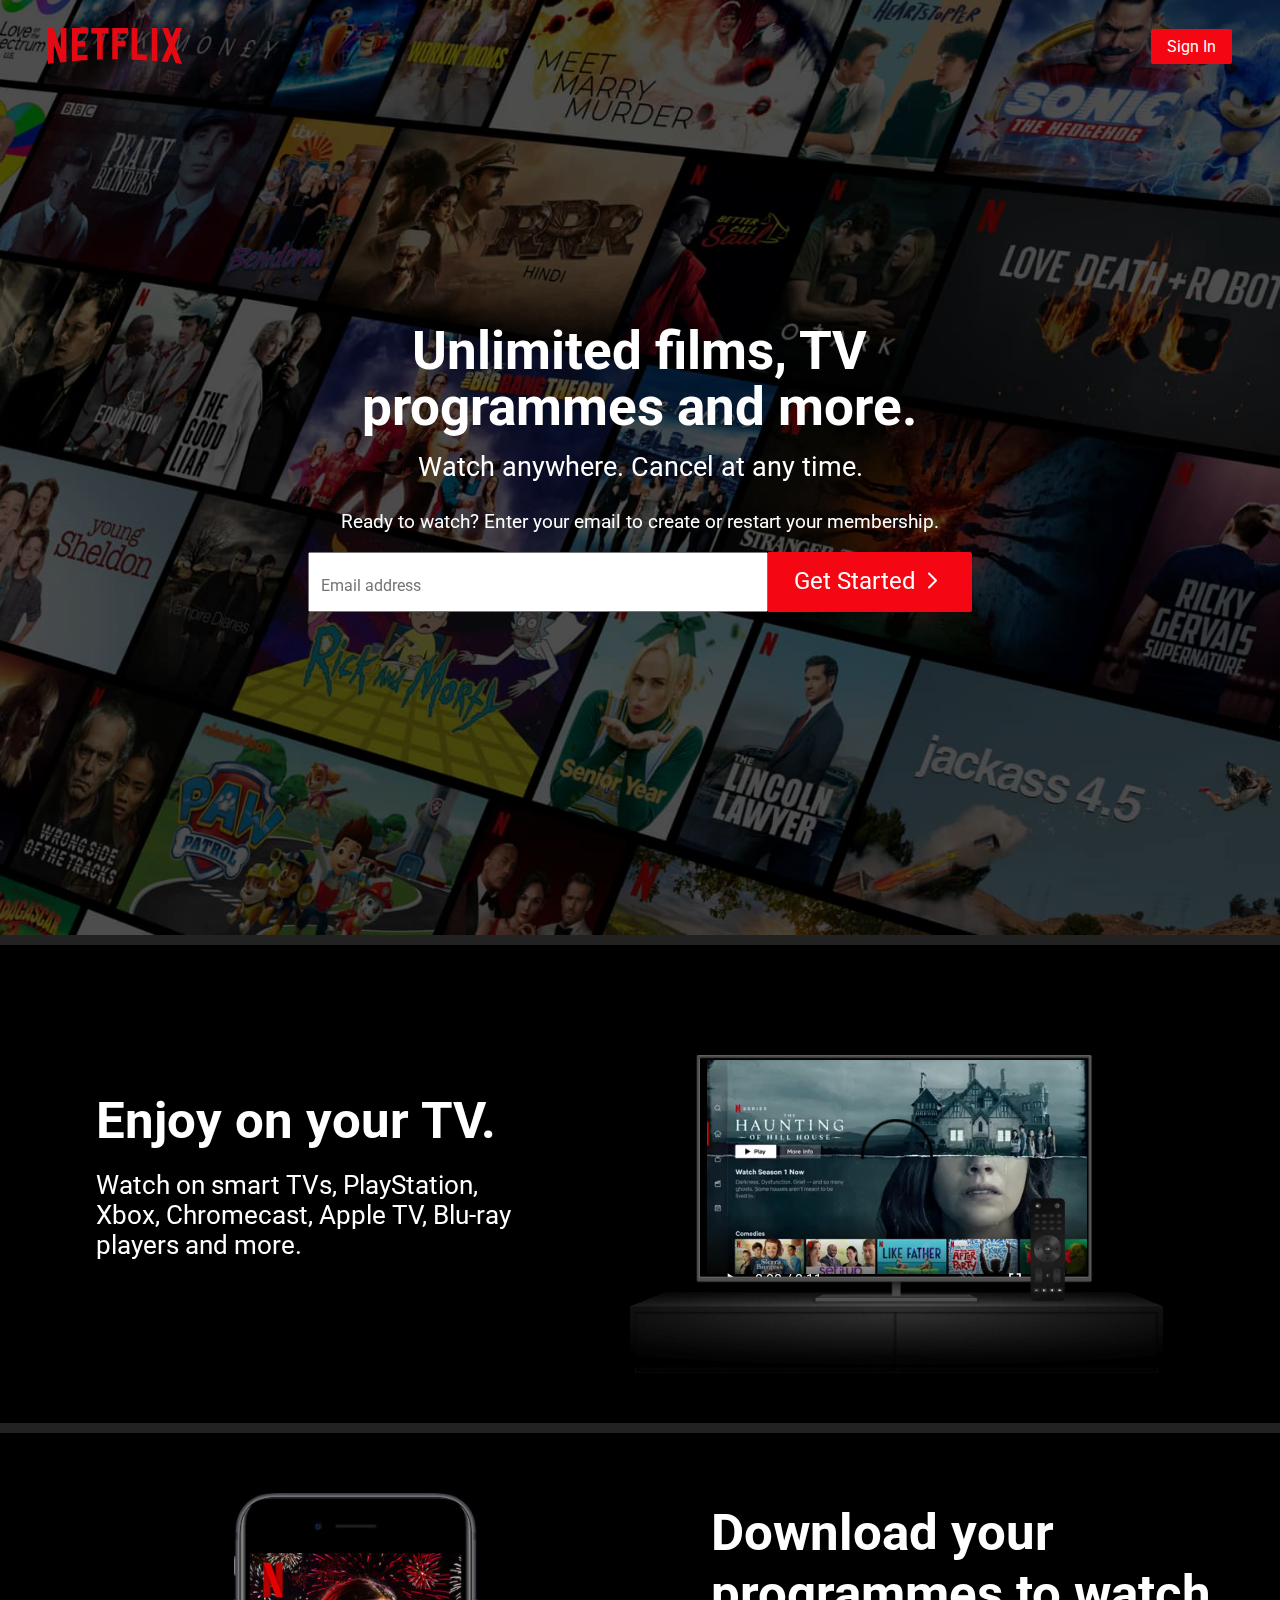
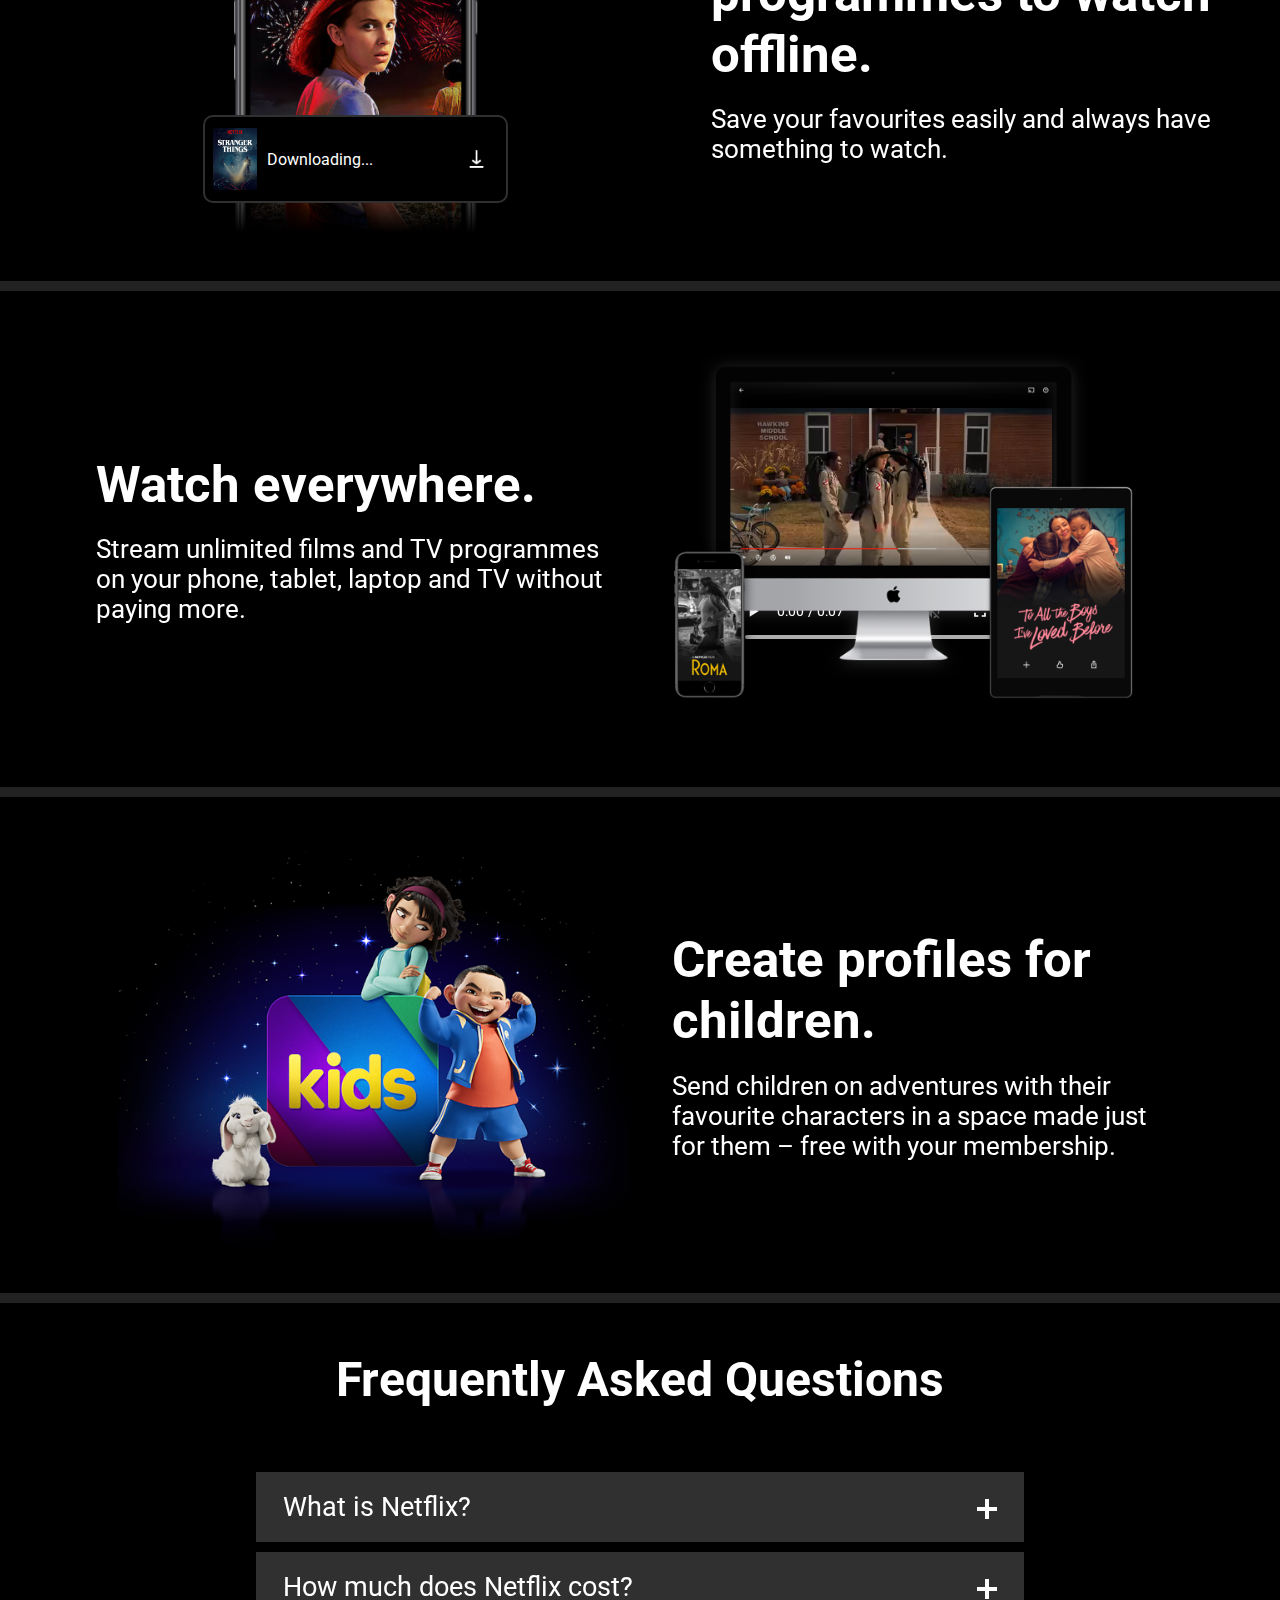
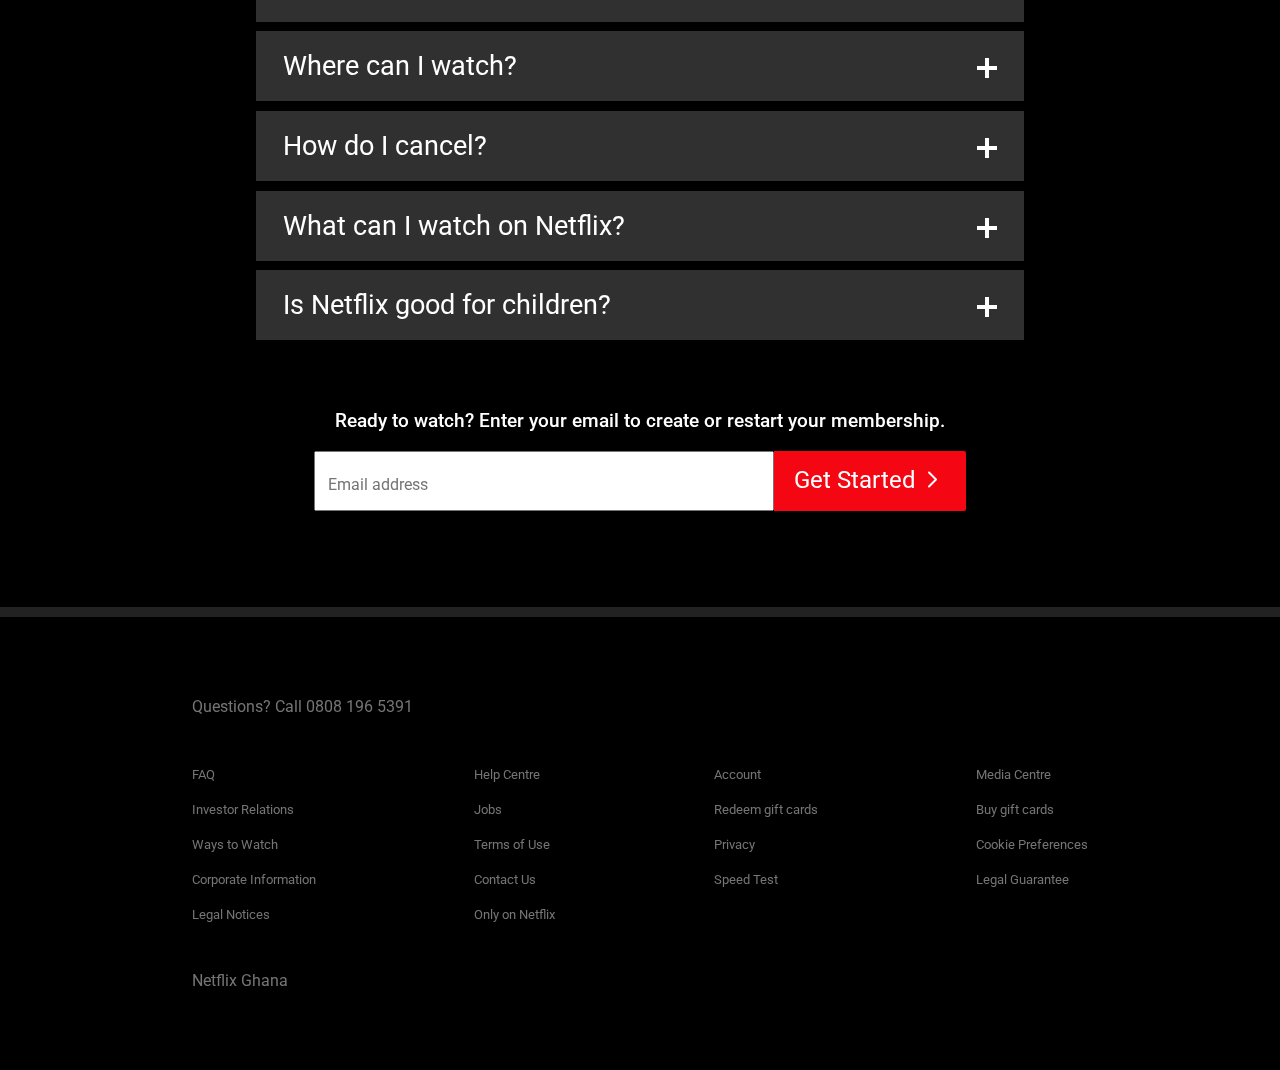
<file: src/index.html>
<!DOCTYPE html>
<html lang="en">
	<head>
		<meta charset="UTF-8" />
		<meta http-equiv="X-UA-Compatible" content="IE=edge" />
		<meta name="viewport" content="width=device-width, initial-scale=1.0" />
		<meta name="description" content="A clone of the netflix homepage" />
		<meta name="keywords" content="netflix clone, html, css, javascript" />
		<meta name="author" content="Michael Kwame Appiah" />
		<title>Netflix Ghana - Watch TV Shows Online, Watch Movies Online</title>
		<link rel="stylesheet" href="style.css" />
	</head>
	<body>
		<header class="showcase">
			<div class="showcase-top">
				<img src="../svgs/logo.svg" alt="Netflix" />
				<a href="#" class="btn-small">Sign In</a>
			</div>
			<div class="showcase-container">
				<div class="showcase-content">
					<h1>Unlimited films, TV programmes and more.</h1>
					<h2>Watch anywhere. Cancel at any time.</h2>
					<p>
						Ready to watch? Enter your email to create or restart your
						membership.
					</p>
				</div>
				<div class="get-started">
					<label for="email" class="input-wrapper">
						<input
							class="text-input"
							type="email"
							name="email"
							placeholder="Email address"
						/>
						<span class="input-label">Email address</span>
					</label>
					<button>
						Get Started
						<svg
							class="chevron"
							xmlns="http://www.w3.org/2000/svg"
							width="32"
							height="32"
							viewBox="0 0 16 16"
						>
							<path
								fill="#fff"
								d="M7.14645,3.89645 C6.95118,4.09171 6.95118,4.40829 7.14645,4.60355 L10.2929,7.7499975 L7.14645,10.8964 C6.95118,11.0917 6.95118,11.4083 7.14645,11.6036 C7.34171,11.7988 7.65829,11.7988 7.85355,11.6036 L11.3536,8.10355 C11.5488,7.90829 11.5488,7.59171 11.3536,7.39645 L7.85355,3.89645 C7.65829,3.70118 7.34171,3.70118 7.14645,3.89645 Z"
							/>
						</svg>
					</button>
				</div>
			</div>
		</header>
		<section class="card" id="card-0">
			<div class="card-text">
				<h3>Enjoy on your TV.</h3>
				<p>
					Watch on smart TVs, PlayStation, Xbox, Chromecast, Apple TV, Blu-ray
					players and more.
				</p>
			</div>
			<div class="card-image">
				<video autoplay="" playsinline="" muted="" loop="" controls>
					<source src="../videos/video-1.mp4" type="video/mp4" />
				</video>
			</div>
		</section>
		<section class="card" id="card-1">
			<div class="card-image">
				<div class="card-box">
					<div>
						<img src="../images/boxshot.png" alt="Boxshot" />
						<p>Downloading...</p>
					</div>

					<img src="../videos/download-icon.gif" alt="" />
				</div>
			</div>
			<div class="card-text">
				<h3>Download your programmes to watch offline.</h3>
				<p>Save your favourites easily and always have something to watch.</p>
			</div>
		</section>
		<section class="card" id="card-2">
			<div class="card-text">
				<h3>Watch everywhere.</h3>
				<p>
					Stream unlimited films and TV programmes on your phone, tablet, laptop
					and TV without paying more.
				</p>
			</div>
			<div class="card-image">
				<video autoplay="" playsinline="" muted="" loop="" controls>
					<source src="../videos/video-2.mp4" type="video/mp4" />
				</video>
			</div>
		</section>
		<section class="card" id="card-3">
			<div class="card-image"></div>
			<div class="card-text">
				<h3>Create profiles for children.</h3>
				<p>
					Send children on adventures with their favourite characters in a space
					made just for them – free with your membership.
				</p>
			</div>
		</section>
		<section class="list">
			<h4>Frequently Asked Questions</h4>
			<div class="accordion-menu">
				<div class="item" id="item1">
					<a href="#item1" class="title">
						<span>What is Netflix?</span>
						<i class="icon"></i>
					</a>
					<p class="text">
						Netflix is a streaming service that offers a wide variety of
						award-winning TV programmes, films, anime, documentaries and more –
						on thousands of internet-connected devices.
						<br />
						<br />
						You can watch as much as you want, whenever you want, without a
						single advert – all for one low monthly price. There's always
						something new to discover, and new TV programmes and films are added
						every week!
					</p>
				</div>
				<div class="item" id="item2">
					<a href="#item2" class="title">
						<span>How much does Netflix cost?</span>
						<i class="icon"></i>
					</a>
					<p class="text">
						Watch Netflix on your smartphone, tablet, Smart TV, laptop, or
						streaming device, all for one fixed monthly fee. Plans range from
						US$7.99 to US$11.99 a month. No extra costs, no contracts.
					</p>
				</div>
				<div class="item" id="item3">
					<a href="#item3" class="title">
						<span>Where can I watch?</span>
						<i class="icon"></i>
					</a>
					<p class="text">
						Watch anywhere, anytime, on an unlimited number of devices. Sign in
						with your Netflix account to watch instantly on the web at
						netflix.com from your personal computer or on any internet-connected
						device that offers the Netflix app, including smart TVs,
						smartphones, tablets, streaming media players and game consoles.
						<br />
						<br />
						You can also download your favorite shows with the iOS, Android, or
						Windows 10 app. Use downloads to watch while you're on the go and
						without an internet connection. Take Netflix with you anywhere.
					</p>
				</div>
				<div class="item" id="item4">
					<a href="#item4" class="title">
						<span>How do I cancel?</span>
						<i class="icon"></i>
					</a>
					<p class="text">
						Netflix is flexible. There are no pesky contracts and no
						commitments. You can easily cancel your account online in two
						clicks. There are no cancellation fees – start or stop your account
						anytime.
					</p>
				</div>
				<div class="item" id="item5">
					<a href="#item5" class="title">
						<span>What can I watch on Netflix?</span>
						<i class="icon"></i>
					</a>
					<p class="text">
						Netflix has an extensive library of feature films, documentaries, TV
						shows, anime, award-winning Netflix originals, and more. Watch as
						much as you want, anytime you want.
					</p>
				</div>
				<div class="item" id="item6">
					<a href="#item6" class="title">
						<span>Is Netflix good for children?</span>
						<i class="icon"></i>
					</a>
					<p class="text">
						The Netflix Kids experience is included in your membership to give
						parents control while kids enjoy family-friendly TV shows and movies
						in their own space.
						<br />
						<br />
						Kids profiles come with PIN-protected parental controls that let you
						restrict the maturity rating of content kids can watch and block
						specific titles you don’t want kids to see.
					</p>
				</div>
				<p class="join-us">
					Ready to watch? Enter your email to create or restart your membership.
				</p>
			</div>
			<div class="get-started get-started-end">
				<label for="email" class="input-wrapper">
					<input
						class="text-input"
						type="email"
						name="email"
						placeholder="Email address"
					/>
					<span class="input-label">Email address</span>
				</label>
				<button>
					Get Started
					<svg
						class="chevron"
						xmlns="http://www.w3.org/2000/svg"
						width="32"
						height="32"
						viewBox="0 0 16 16"
					>
						<path
							fill="#fff"
							d="M7.14645,3.89645 C6.95118,4.09171 6.95118,4.40829 7.14645,4.60355 L10.2929,7.7499975 L7.14645,10.8964 C6.95118,11.0917 6.95118,11.4083 7.14645,11.6036 C7.34171,11.7988 7.65829,11.7988 7.85355,11.6036 L11.3536,8.10355 C11.5488,7.90829 11.5488,7.59171 11.3536,7.39645 L7.85355,3.89645 C7.65829,3.70118 7.34171,3.70118 7.14645,3.89645 Z"
						/>
					</svg>
				</button>
			</div>
		</section>
		<footer>
			<div class="footer-container">
				<span>Questions? Call 0808 196 5391</span>
				<nav class="footer-nav">
					<ul class="footer-links">
						<li><a href="#">FAQ</a></li>
						<li><a href="#">Investor Relations</a></li>
						<li><a href="#">Ways to Watch</a></li>
						<li><a href="#">Corporate Information</a></li>
						<li><a href="#">Legal Notices</a></li>
					</ul>
					<ul class="footer-links">
						<li><a href="#">Help Centre</a></li>
						<li><a href="#">Jobs</a></li>
						<li><a href="#">Terms of Use</a></li>
						<li><a href="#">Contact Us</a></li>
						<li><a href="#">Only on Netflix</a></li>
					</ul>
					<ul class="footer-links">
						<li><a href="#">Account</a></li>
						<li><a href="#">Redeem gift cards</a></li>
						<li><a href="#">Privacy</a></li>
						<li><a href="#">Speed Test</a></li>
					</ul>
					<ul class="footer-links">
						<li><a href="#">Media Centre</a></li>
						<li><a href="#">Buy gift cards</a></li>
						<li><a href="#">Cookie Preferences</a></li>
						<li><a href="#">Legal Guarantee</a></li>
					</ul>
				</nav>
				<span>Netflix Ghana</span>
			</div>
		</footer>
	</body>
</html>
</file>
<file: src/style.css>
@import url('https://fonts.googleapis.com/css2?family=Roboto:wght@300;400;500;700&display=swap');
:root {
	--primary-bg-color: #f40612;
	--secondary-bg-color: #303030;
	--primary-text-color: #fff;
	--secondary-text-color: #757575;
	--border-color: #222;
}
* {
	margin: 0;
	padding: 0;
	box-sizing: border-box;
}

body {
	font-family: 'Roboto', sans-serif;
	background-color: #000;
	color: var(--primary-text-color);
	-webkit-font-smoothing: antialiased;
}
ul {
	list-style: none;
}
a {
	text-decoration: none;
	color: var(--primary-text-color);
}

.showcase {
	background: url('../images/banner.jpg') no-repeat center/cover;
	width: 100%;
	height: 105vh;
	position: relative;
	display: flex;
	flex-direction: column;
	justify-content: center;
	align-items: center;
	border-bottom: 10px solid var(--border-color);
	margin-bottom: 30px;
}

.showcase::after {
	content: '';
	position: absolute;
	top: 0;
	left: 0;
	width: 100%;
	height: 100%;
	z-index: 1;
	background-color: rgba(0, 0, 0, 0.6);
}
.showcase-top {
	position: absolute;
	top: 0;
	left: 0;
	z-index: 2;
	width: 100%;
	display: flex;
	justify-content: space-between;
	align-items: center;
	padding: 1.5em 3em;
}
.showcase-top > .btn-small {
	background-color: var(--primary-bg-color);
	padding: 0.5em 1em;
	border-radius: 2px;
}
.showcase-container {
	z-index: 2;
	text-align: center;
}

.showcase-content > h1 {
	font-size: 3.3rem;
	line-height: 3.5rem;
	width: 60%;
	display: inline-block;
	margin-bottom: 0.3em;
}
.showcase-content > h2 {
	font-size: 1.7rem;
	font-weight: 400;
	margin-bottom: 1em;
}
.showcase-content > p {
	font-size: 1.2rem;
	margin-bottom: 1em;
}
.get-started {
	width: 100%;
	height: 3.75rem;
}
.get-started .input-wrapper {
	position: relative;
	vertical-align: middle;
}
.get-started .input-wrapper .text-input {
	width: 45%;
	height: 100%;
	font-size: 1rem;
	padding: 0.5em 0.6em;
	color: #000;
	font-family: inherit;
	font-weight: 400;
}
.get-started .input-wrapper input:focus {
	outline: none;
}

.text-input::placeholder {
	/* Hide actual placeholders */
	color: transparent;
	visibility: hidden;
}

.input-label {
	color: var(--secondary-text-color);
	transition: transform 0.2s;
	position: absolute;
	top: 18%;
	left: 3%;
	transform-origin: top left;
	transform: scale(0.8) translateY(-25px);
}

.text-input:placeholder-shown:not(.text-input:focus) ~ .input-label {
	/* Make text big again for untouched fields */
	transform: unset;
}
.get-started button {
	font-family: inherit;
	background-color: var(--primary-bg-color);
	font-size: 1.5rem;
	color: var(--primary-text-color);
	padding: 0.5em;
	width: 20%;
	text-align: center;
	vertical-align: middle;
	border: none;
	border-radius: 0px 2px 2px 0px;
	height: 100%;
	margin-left: -0.25rem;
}
.chevron {
	vertical-align: middle;
	margin-bottom: 0.2rem;
	margin-left: -0.5rem;
}

.card {
	display: flex;
	justify-content: center;
	align-items: center;
	padding-bottom: 3em;
	border-bottom: 10px solid var(--border-color);
}
.card-text h3 {
	font-size: 3.2rem;
	display: inline-block;
}
.card-text p {
	font-size: 1.6rem;
	display: inline-block;
	margin-top: 1.2rem;
}

#card-0 .card-image {
	background: url('../images/tv.png') no-repeat center/contain;
	width: 45%;
	min-width: 40%;
	height: 25rem;
	position: relative;
}
#card-0 .card-text {
	width: 40%;
}

#card-0 .card-text p {
	width: 85%;
}
#card-0 .card-image video {
	position: absolute;
	top: 8%;
	left: 17.2%;
	width: 64%;
	min-width: 380px;
	height: 80%;
	z-index: -1;
}
#card-1 .card-image {
	background: url('../images/mobile.jpg') no-repeat center/contain;
	width: 100%;
	min-width: 40%;
	height: 25rem;
	position: relative;
	display: flex;
	flex-direction: column;
	align-items: center;
	justify-content: flex-end;
}
#card-1 .card-text {
	width: 80%;
}
#card-1 .card-text h3,
#card-1 .card-text p {
	width: 90%;
}

.card-box {
	margin-bottom: 30px;
	width: 43%;
	min-width: 300px;
	height: 5.5rem;
	padding: 2.4em 0.5em;
	background-color: #000;
	border-radius: 10px;
	border: 2px solid var(--secondary-bg-color);
	display: flex;
	align-items: center;
	justify-content: space-between;
}
.card-box img {
	width: 2.74rem;
	height: auto;
	vertical-align: middle;
}
.card-box p {
	display: inline-block;
	margin-left: 0.4rem;
	vertical-align: middle;
}
#card-2,
#card-3 {
	padding-top: 3rem;
}
#card-2 .card-image {
	background: url('../images/device-pile.png') no-repeat center/contain;
	width: 45%;
	min-width: 40%;
	height: 25rem;
	position: relative;
}
#card-2 .card-text {
	width: 40%;
}
#card-2 .card-image video {
	position: absolute;
	top: 0%;
	left: 21%;
	width: 56%;
	min-width: 50%;
	/* min-height: 100%; */
	/* min-width: 40%; */
	height: 80%;
	z-index: -1;
}
#card-3 .card-image {
	background: url('../images/kids.png') no-repeat center/contain;
	width: 45%;
	min-width: 40%;
	height: 25rem;
	position: relative;
}
#card-3 .card-text {
	width: 40%;
}

.list {
	width: 60%;
	display: flex;
	flex-direction: column;
	justify-content: center;
	align-items: center;
	margin: auto;
}

.list h4 {
	font-size: 3rem;
	padding: 3rem 0 4rem 0;
}

.title {
	background: var(--secondary-bg-color);
	padding: 0.7em 1em;
	display: flex;
	justify-content: space-between;
	align-items: center;
	font-size: 1.7rem;
	font-weight: 400;
}

.icon {
	width: 20px;
	position: relative;
}

.icon::before,
.icon::after {
	content: '';
	position: absolute;
	width: 1.25rem;
	height: 0.25rem;
	background-color: var(--primary-text-color);
	top: -1.5%;
}

.icon::after {
	transform: rotate(90deg);
	transition: 0.2s linear;
}
.item:target .icon::after {
	transform: rotateY(90deg);
}

.text {
	background: var(--secondary-bg-color);
	line-height: 2rem;
	margin: 0.3rem 0;
	font-size: 1.6rem;
	font-weight: 400;
	height: 0;
	opacity: 0;
}

.item:target .text {
	height: auto;
	opacity: 1;
	padding: 1.25em 1em;
	border-top: 2px solid #000;
	margin: 0.6rem 0;
}

.join-us {
	text-align: center;
	margin-top: 4rem;
	margin-bottom: 1em;
	font-size: 1.2rem;
	font-weight: 500;
}

.get-started-end {
	text-align: center;
}

.get-started-end .input-wrapper .text-input {
	width: 60%;
	min-width: 300px;
}
.get-started-end button {
	width: 25%;
	min-width: 8em;
}

footer {
	width: 100%;
	margin-top: 6rem;
	padding: 5rem 0;
	border-top: 10px solid var(--border-color);
	color: var(--secondary-text-color);
}

.footer-container {
	width: 70%;
	margin: 0 auto;
}
.footer-nav {
	margin: 2rem 0;
	display: flex;
	justify-content: space-between;
	align-items: flex-start;
}
.footer-links li {
	margin: 1rem 0;
}
.footer-links li a {
	font-size: 0.8rem;
	color: var(--secondary-text-color);
}
.footer-links li a:hover {
	text-decoration: underline;
}
@media screen and (max-width: 64em) {
	#card-0 .card-image video {
		top: 8%;
		left: 13%;
	}
}
@media screen and (max-width: 48em) {
	.showcase {
		height: 80vh;
	}
	.showcase-content > h1 {
		width: 80%;
	}
	.showcase-content > p {
		display: inline-block;
		width: 50%;
	}
	.get-started .input-wrapper .text-input {
		width: 70%;
		margin-bottom: 1rem;
	}
	.get-started button {
		display: block;
		margin: 0 auto;
		border-radius: 2px;
		width: 25%;
	}
	.card {
		flex-direction: column;
	}

	.card-text h3 {
		font-size: 2.7rem;
	}
	.card-text p {
		font-size: 1.2rem;
	}
	#card-0 .card-image {
		width: 100%;
		height: 25rem;
		position: relative;
	}
	#card-0 .card-text {
		width: 100%;
		padding-top: 4em;
		text-align: center;
	}

	#card-0 .card-text p {
		width: 85%;
	}
	#card-0 .card-image video {
		top: 8%;
		left: 24%;
		width: 58%;
	}
	#card-1 .card-image {
		width: 100%;
	}
	#card-1 .card-text {
		width: 100%;
		padding-top: 4em;
		text-align: center;
		order: -1;
	}
	#card-1 .card-text h3,
	#card-1 .card-text p {
		width: 85%;
	}
	#card-2 .card-image {
		width: 100%;
	}
	#card-2 .card-image video {
		top: 0%;
		left: 22%;
		transform: scale(0.8);
	}
	#card-2 .card-text {
		width: 100%;
		padding-top: 4em;
		text-align: center;
	}
	#card-2 .card-text p {
		width: 84%;
	}
	#card-3 .card-image {
		width: 100%;
	}
	#card-3 .card-text {
		width: 100%;
		padding-top: 4em;
		text-align: center;
		order: -1;
	}
	#card-3 .card-text p {
		width: 83%;
	}
	.list {
		width: 80%;
	}

	.list h4 {
		font-size: 2.7rem;
		width: 100%;
		text-align: center;
	}

	.text {
		font-size: 1.5rem;
	}
	.get-started-end .input-wrapper .text-input {
		width: 80%;
	}
	.get-started-end button {
		width: 23%;
	}
	footer {
		margin-top: 10rem;
	}
	.footer-container {
		width: 80%;
	}
	.footer-links li a {
		font-size: 0.9rem;
	}
}

@media screen and (max-width: 36em) {
	.showcase-top img {
		width: 20%;
	}
	.showcase-top {
		padding: 1.5em 2em;
	}

	.showcase-content > h1 {
		font-size: 1.8rem;
		line-height: 2rem;
		width: 94%;
	}
	.showcase-content > h2 {
		display: inline-block;
		font-size: 1.2rem;
		width: 100%;
	}
	.showcase-content > p {
		display: inline-block;
		font-size: 1.2rem;
		width: 80%;
	}
	.get-started .input-wrapper .text-input {
		width: 90%;
		margin-bottom: 1rem;
	}
	.get-started button {
		display: block;
		margin: 0 auto;
		width: 25%;
		font-size: 1rem;
		padding: 0 0.2em;
		height: 70%;
	}

	.card-text h3 {
		font-size: 2rem;
	}

	#card-0 .card-image {
		width: 90%;
	}

	#card-0 .card-image video {
		top: 8%;
		left: 12%;
		width: 58%;
	}

	#card-2 .card-image video {
		top: -20%;
		left: 0%;
		transform: scale(0.6);
		width: 100%;
		height: 100%;
	}

	#card-3 .card-text p {
		width: 96%;
	}
	.list {
		width: 100%;
	}

	.list h4 {
		font-size: 2rem;
		width: 100%;
		text-align: center;
	}
	.title {
		font-size: 1.3rem;
	}

	.text {
		font-size: 1.2rem;
	}
	.join-us {
		font-size: 1.1rem;
	}
	.get-started-end .input-wrapper .text-input {
		width: 90%;
	}
	.get-started-end button {
		width: 23%;
	}
	footer {
		margin-top: 10rem;
	}
	.footer-container {
		width: 90%;
	}
	.footer-links li a {
		font-size: 0.8rem;
	}
}

@media screen and (max-width: 30em) {
	.showcase {
		height: 55vh;
	}

	.showcase-content > h1 {
		margin-bottom: 1.3rem;
	}

	.showcase-content > p {
		line-height: 1.6rem;
	}
	.get-started .input-wrapper .text-input {
		width: 93%;
		height: 95%;
	}
	.get-started button {
		display: block;
		margin: 0 auto;
		width: 30%;
		font-size: 1rem;
		padding: 0 0.2em;
		height: 70%;
	}
	.chevron {
		width: 25%;
		height: 25;
	}
	.card-text h3 {
		font-size: 1.7rem;
	}

	#card-0 .card-image {
		width: 92%;
	}

	#card-0 .card-image video {
		top: 8%;
		left: -2%;
		overflow: hidden;
		width: 100%;
		transform: scale(0.75);
	}
	#card-1 .card-image {
		width: 100%;
	}
	.card-box {
		width: 60%;
		height: 3rem;
		min-width: unset;
		margin-bottom: 70px;
	}

	#card-2 .card-image video {
		top: -13%;
		left: 0%;
		transform: scale(0.6);
		width: 100%;
		height: 100%;
	}

	#card-3 .card-text p {
		width: 96%;
	}
	.list {
		width: 100%;
	}
	.footer-nav {
		display: grid;
		grid-template-columns: 1fr 1fr;
	}
}

@media screen and (max-width: 24em) {
	.showcase {
		height: 65vh;
	}
	.showcase-content > h1 {
		margin-top: 1.5rem;
		margin-bottom: 2rem;
	}
	.showcase-content > p {
		width: 90%;
	}
	#card-1 .card-text h3 {
		width: 91%;
	}
}
</file>
